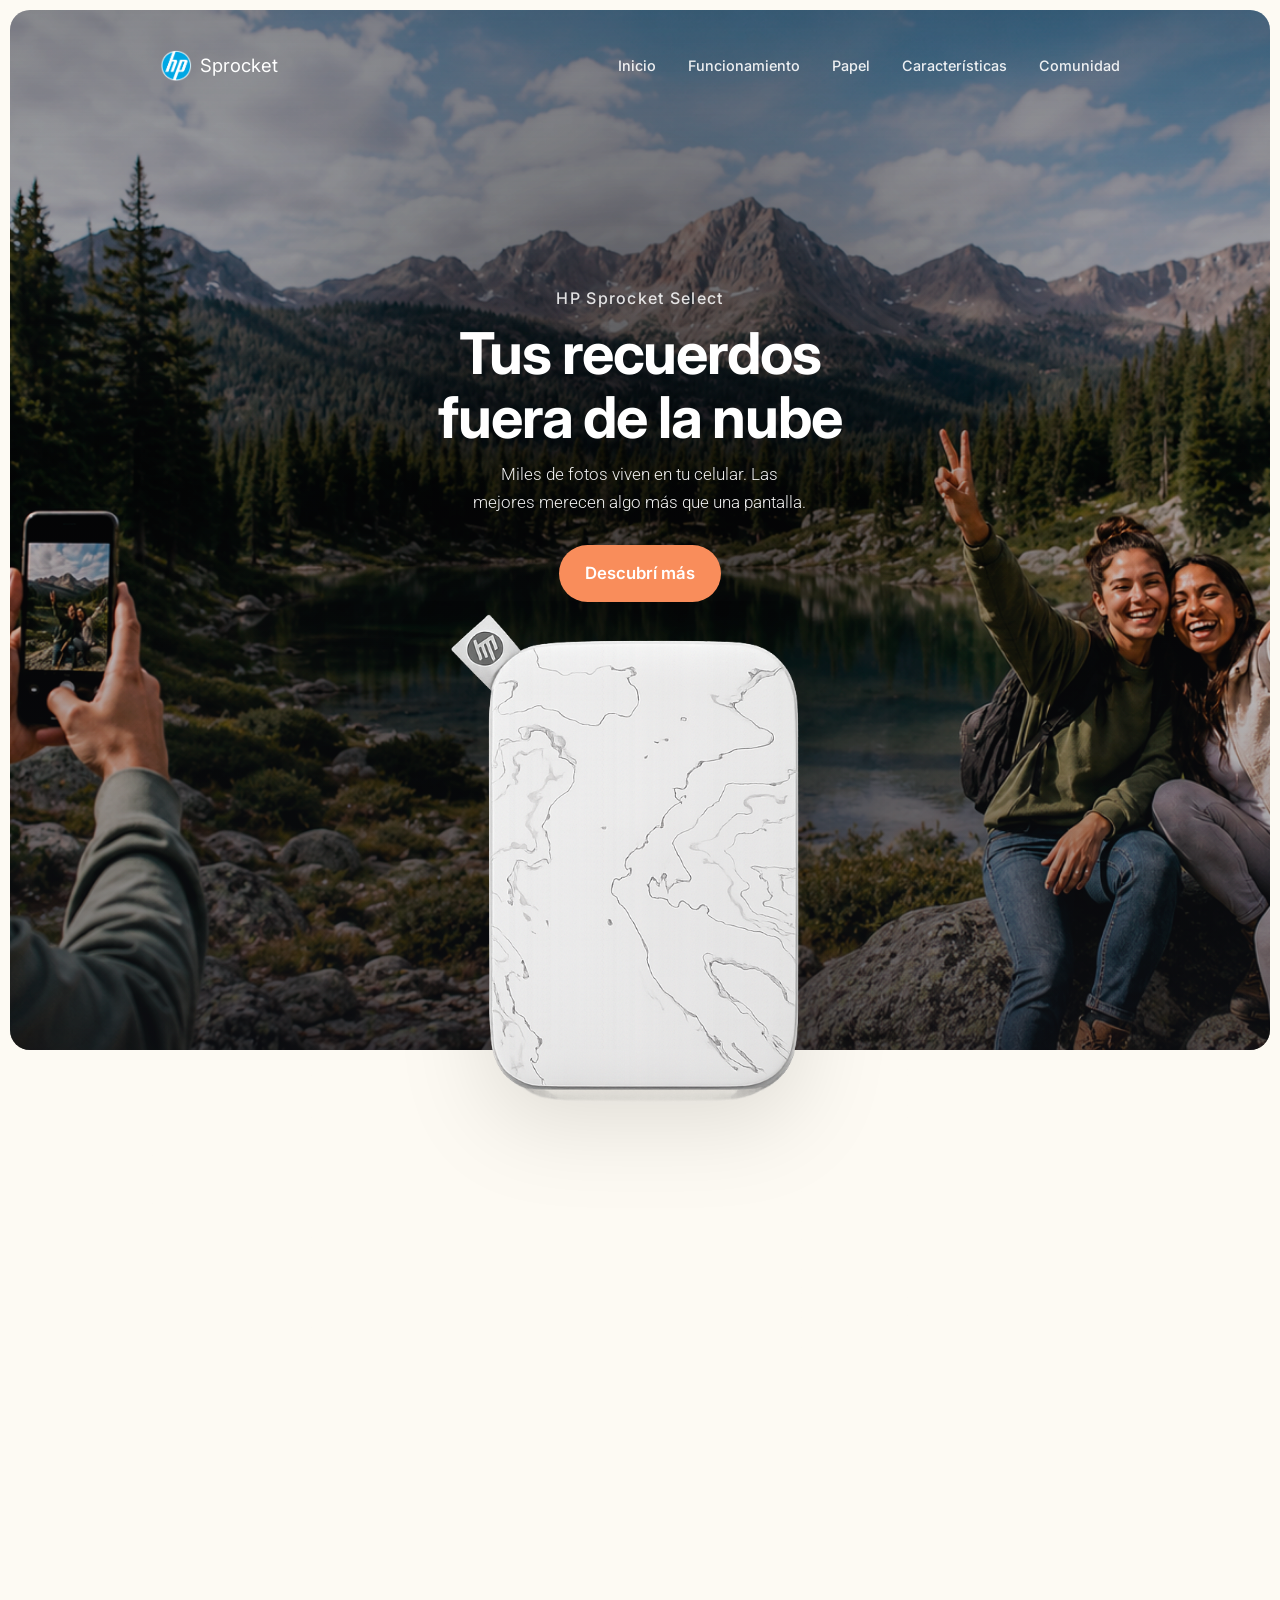
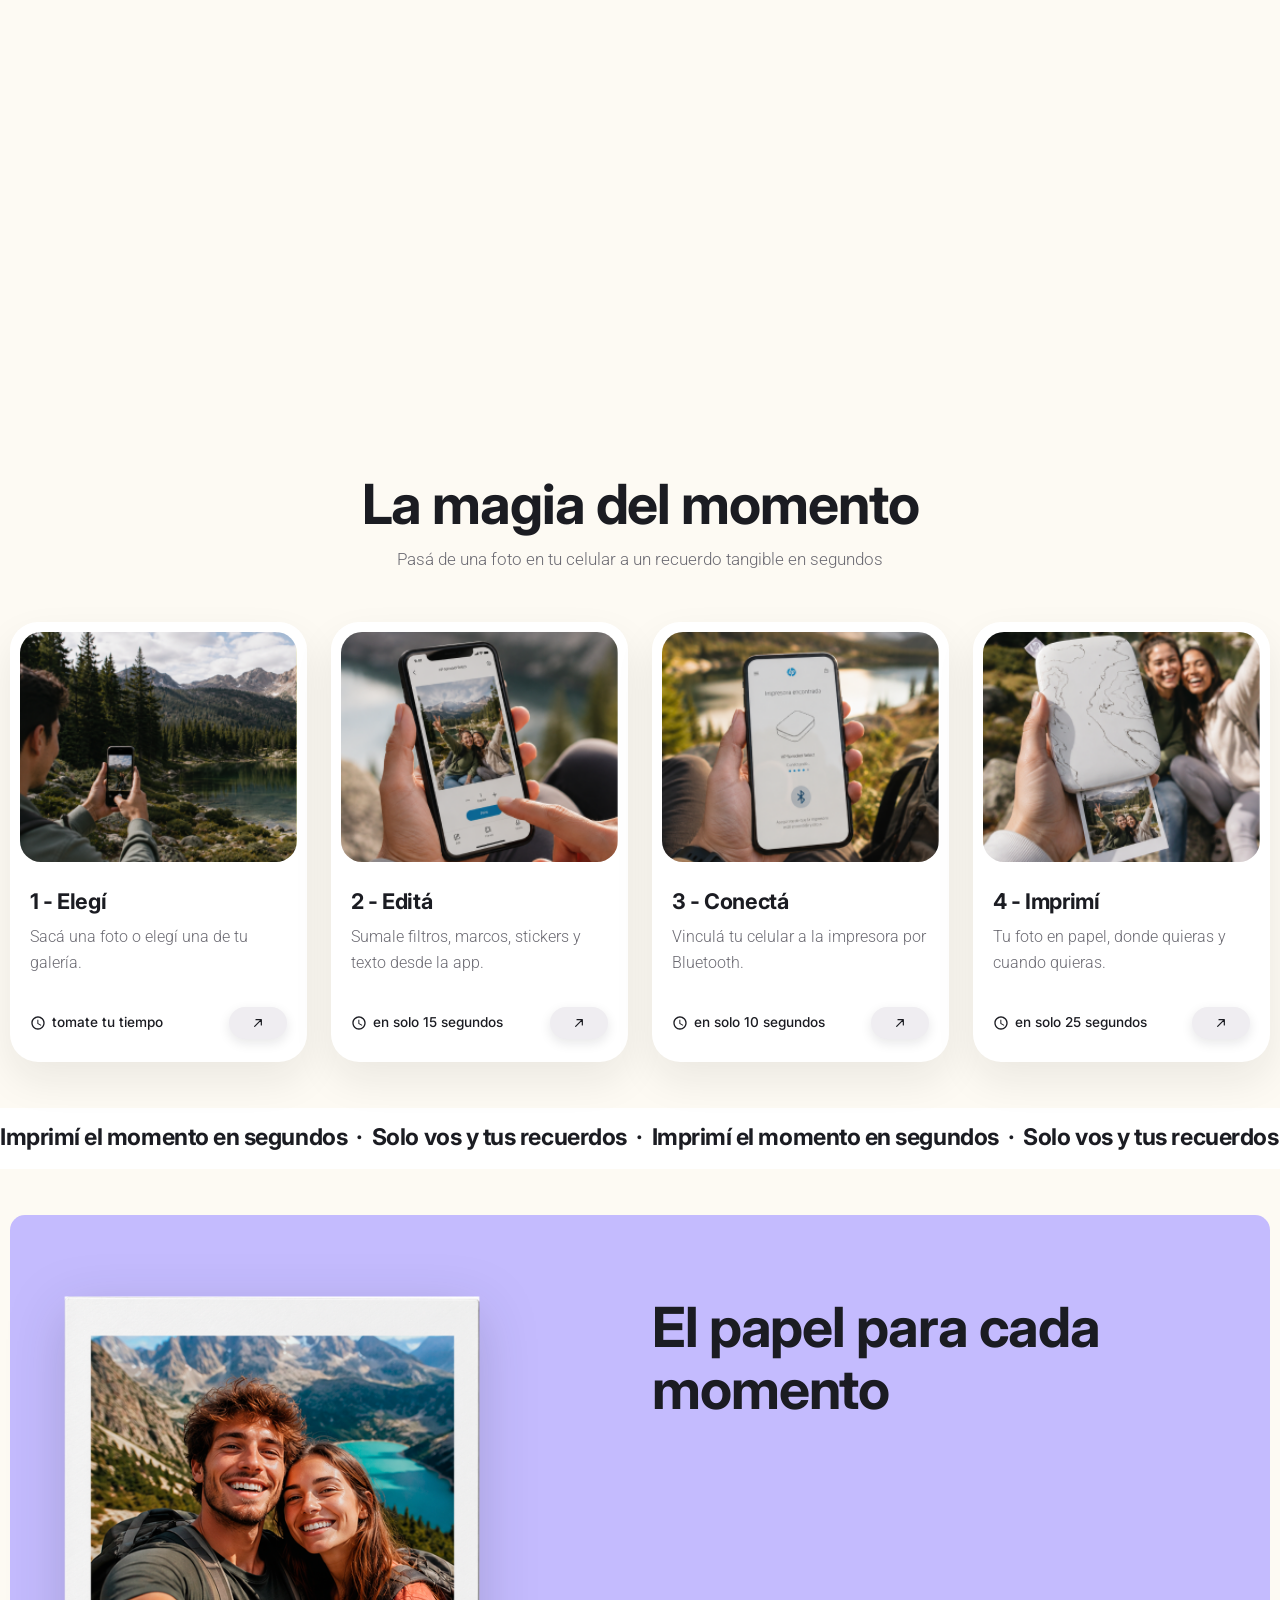
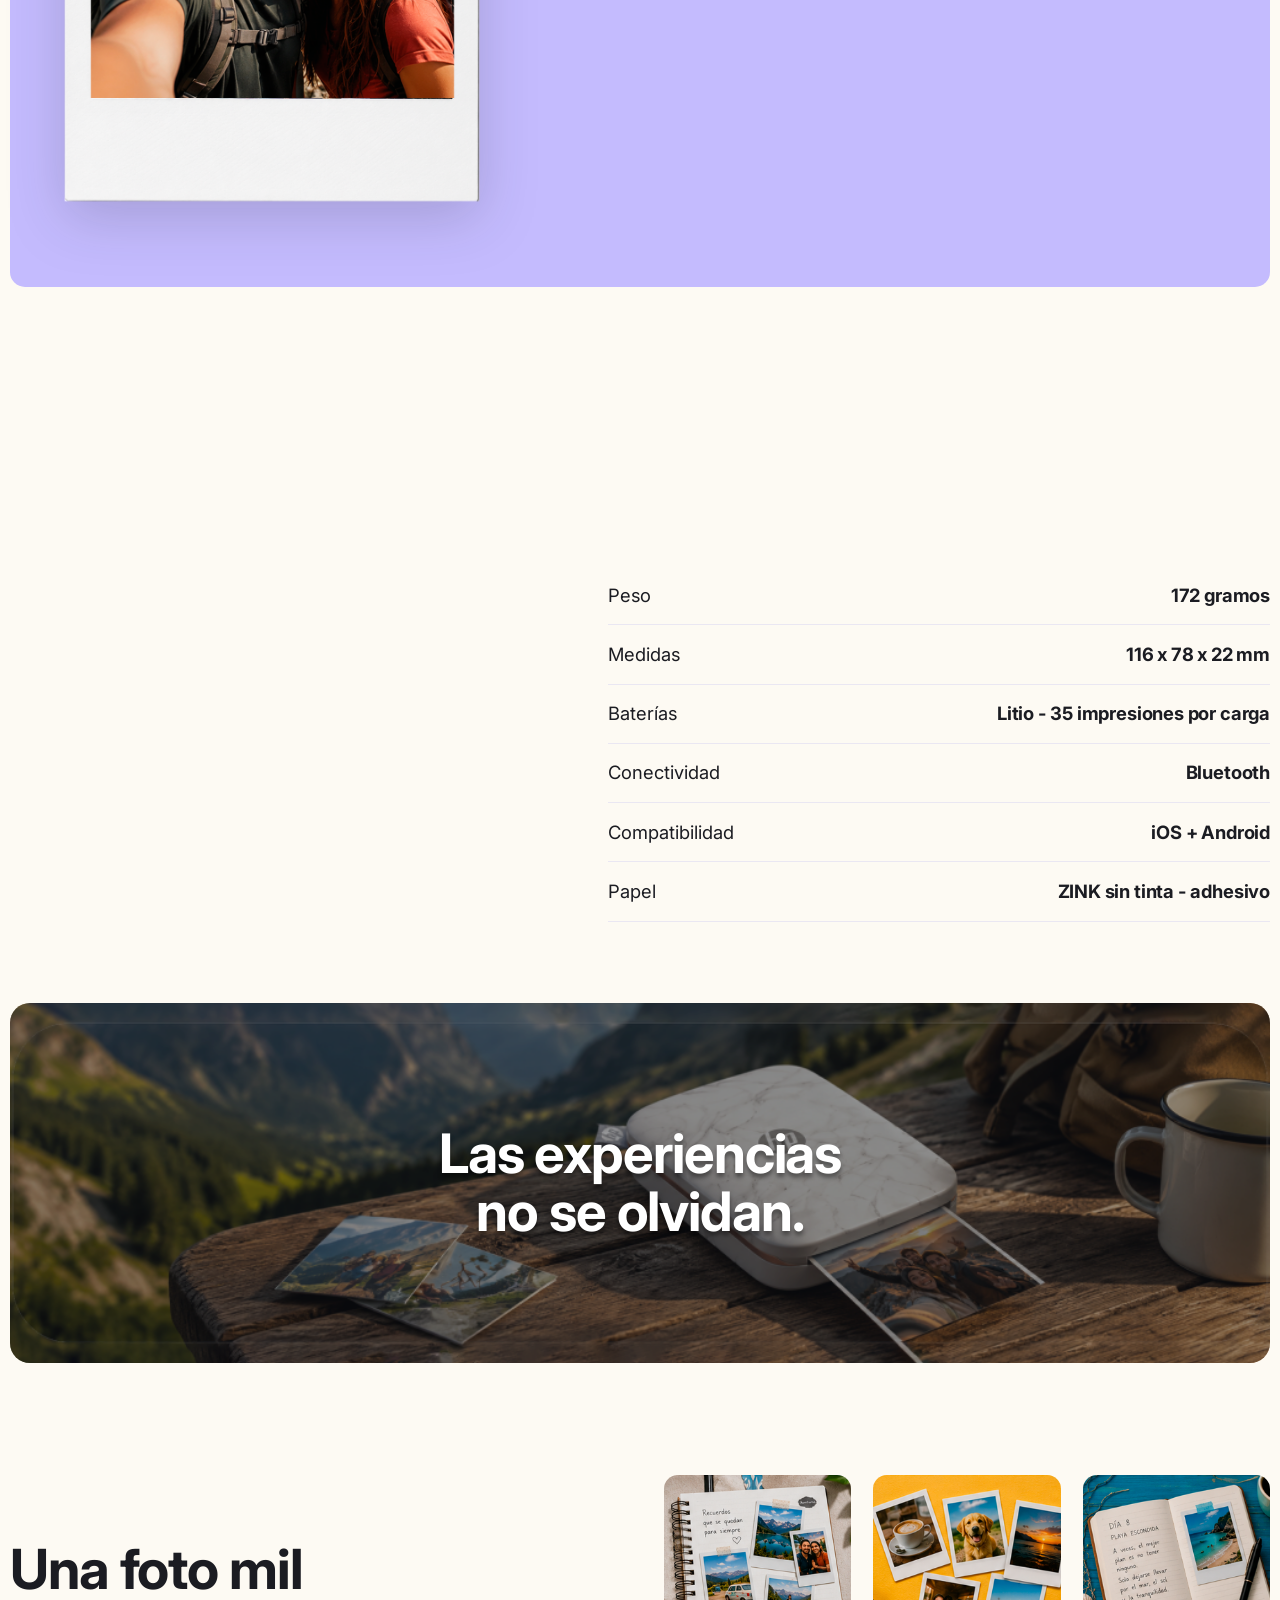
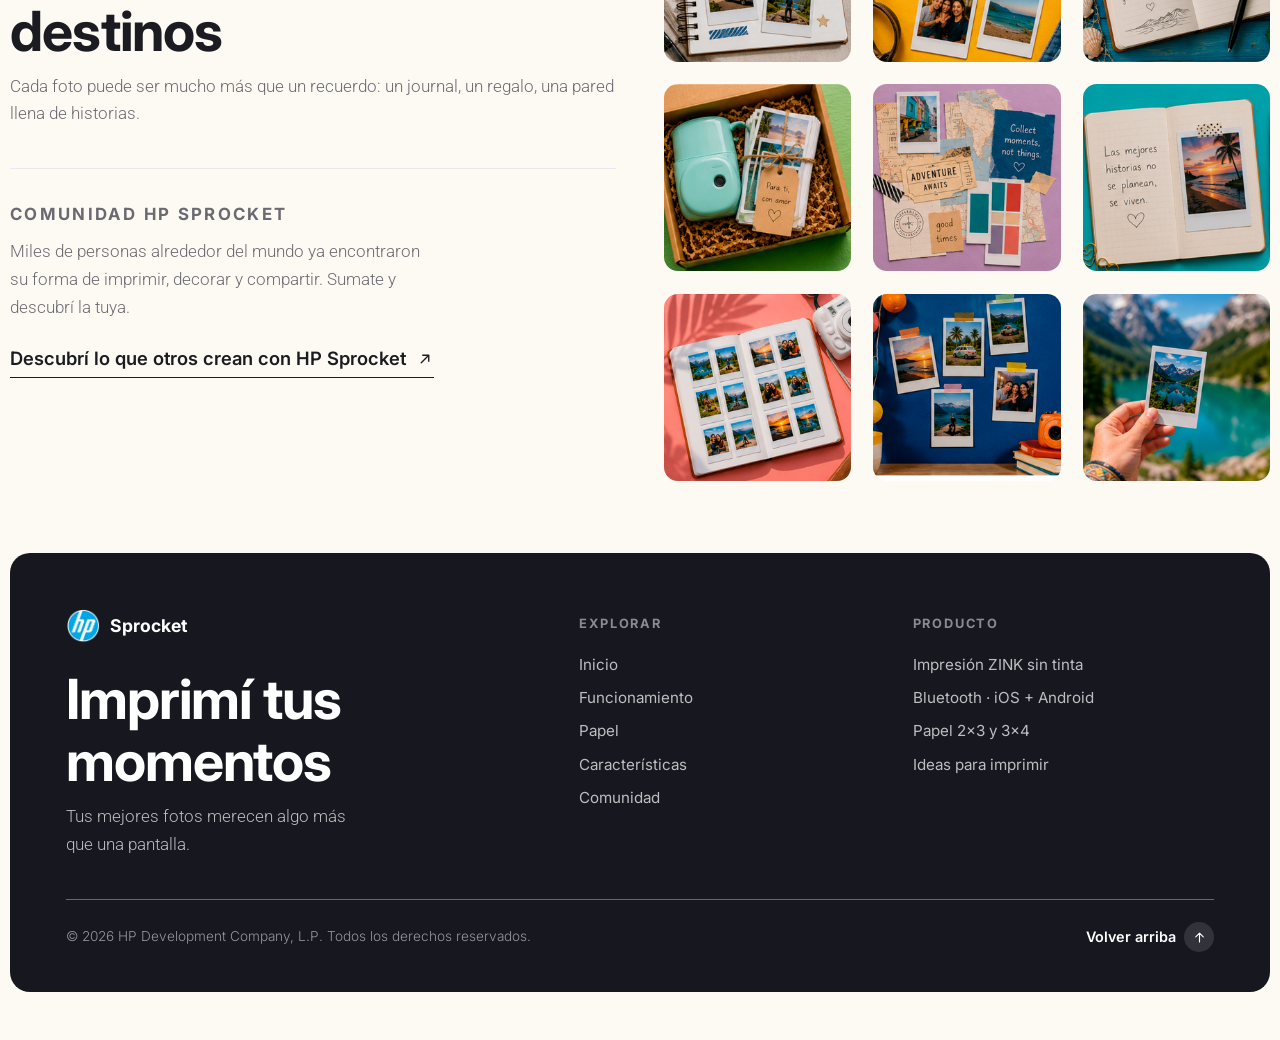
<file: index.html>
<!DOCTYPE html>
<html lang="es">
  <head>
    <meta charset="UTF-8" />
    <meta name="viewport" content="width=device-width, initial-scale=1.0" />
    <meta
      name="description"
      content="Landing page de HP Sprocket inspirada en el diseño de Figma: imprimí tus fotos favoritas al instante, dondequiera que estés."
    />
    <title>HP Sprocket | Tus recuerdos fuera de la nube</title>
    <link rel="preconnect" href="https://fonts.googleapis.com" />
    <link rel="preconnect" href="https://fonts.gstatic.com" crossorigin />
    <link
      href="https://fonts.googleapis.com/css2?family=Inter:wght@400;500;600;700;800&family=Roboto:wght@300;400&display=swap"
      rel="stylesheet"
    />
    <link rel="stylesheet" href="css/styles.css?v=135" />
    <script src="js/main.js?v=135" defer></script>
  </head>
  <body>
    <div class="page-shell">
      <header class="site-header">
        <div class="nav-bar">
          <a href="#inicio" class="brand">
            <img src="Assets/Logo_HP.png" alt="HP" class="brand-logo" />
            <span>Sprocket</span>
          </a>
          <nav class="site-nav" id="site-nav">
            <a href="#inicio">Inicio</a>
            <a href="#como-funciona">Funcionamiento</a>
            <a href="#papel">Papel</a>
            <a href="#caracteristicas">Características</a>
            <a href="#colores">Comunidad</a>
          </nav>
          <button class="nav-toggle" id="nav-toggle" type="button" aria-label="Abrir menú" aria-controls="site-nav" aria-expanded="false">
            <span></span>
            <span></span>
            <span></span>
          </button>
        </div>
      </header>

      <main>
        <section class="hero" id="inicio">
          <div class="hero-banner">
            <img src="Assets/figma-hero-banner.png" alt="Amigos fotografiando un paisaje de montaña con el celular" />
            <div class="hero-overlay"></div>
            <div class="hero-content">
              <p class="hero-eyebrow">HP Sprocket Select</p>
              <h1>Tus recuerdos <br />fuera de la nube</h1>
              <p class="hero-text">
                Miles de fotos viven en tu celular. Las <br />
                mejores merecen algo más que una pantalla.
              </p>
              <a href="#como-funciona" class="btn btn-primary">Descubrí más</a>
            </div>
          </div>
        </section>

        <section class="product-strip">
          <div class="print-scroll" data-print-scroll>
            <div class="print-sticky" data-print-stage>
              <!-- Intro superpuesta: la impresora imprime la polaroid y después
                   la "suelta" hacia el apilado mientras sube fuera de plano. -->
              <div class="print-intro">
                <div class="print-intro-inner">
                  <img class="print-printer-img" src="Assets/Impresora_sola.png" alt="Impresora HP Sprocket" />
                  <figure class="print-emerge" data-print-emerge>
                    <img src="Assets/imprime_polaroid.png" alt="Foto recién impresa" />
                  </figure>
                </div>
              </div>
              <div class="container print-stage">
                <div class="print-columns">
                  <div class="print-stack">
                    <!-- Marcador invisible: define dónde aterriza la polaroid
                         que imprime la impresora (misma foto, no se duplica). -->
                    <figure class="print-stack-photo" data-stack="0" aria-hidden="true">
                      <img src="Assets/imprime_polaroid.png" alt="" />
                    </figure>
                    <figure class="print-stack-photo" data-stack="1">
                      <img src="Assets/Bluetooth-2.png" alt="Conectando la impresora al celular por Bluetooth" />
                    </figure>
                    <figure class="print-stack-photo" data-stack="2">
                      <img src="Assets/Portatil-2.png" alt="Impresora HP Sprocket guardada en una cartera" />
                    </figure>
                  </div>
                  <div class="print-features">
                    <article class="print-feature" data-feature="0">
                      <span class="icon-badge icon-badge-purple">
                        <svg class="drop-icon" viewBox="0 0 24 24" fill="none" xmlns="http://www.w3.org/2000/svg" aria-hidden="true">
                          <path d="M13 2 4 14h6l-1 8 9-12h-6l1-8Z" stroke="currentColor" stroke-width="1.8" stroke-linecap="round" stroke-linejoin="round" />
                        </svg>
                      </span>
                      <div class="feature-text">
                        <h3>ZINK</h3>
                        <p>Imprimí sin cartuchos ni complicaciones.</p>
                      </div>
                    </article>
                    <article class="print-feature" data-feature="1">
                      <span class="icon-badge icon-badge-peach">
                        <svg class="drop-icon" viewBox="0 0 24 24" fill="none" xmlns="http://www.w3.org/2000/svg" aria-hidden="true">
                          <path d="m7 7 10 10-5 5V2l5 5L7 17" stroke="currentColor" stroke-width="1.8" stroke-linecap="round" stroke-linejoin="round" />
                        </svg>
                      </span>
                      <div class="feature-text">
                        <h3>Bluetooth</h3>
                        <p>Conexión rápida y simple <br />desde tu celular.</p>
                      </div>
                    </article>
                    <article class="print-feature" data-feature="2">
                      <span class="icon-badge icon-badge-yellow">
                        <svg class="drop-icon" viewBox="0 0 24 24" fill="none" xmlns="http://www.w3.org/2000/svg" aria-hidden="true">
                          <path d="M9 8V6a3 3 0 0 1 3-3v0a3 3 0 0 1 3 3v2" stroke="currentColor" stroke-width="1.8" stroke-linecap="round" stroke-linejoin="round" />
                          <path d="M5 10a2 2 0 0 1 2-2h10a2 2 0 0 1 2 2v9a2 2 0 0 1-2 2H7a2 2 0 0 1-2-2z" stroke="currentColor" stroke-width="1.8" stroke-linecap="round" stroke-linejoin="round" />
                          <path d="M9 12v2M15 12v2" stroke="currentColor" stroke-width="1.8" stroke-linecap="round" stroke-linejoin="round" />
                        </svg>
                      </span>
                      <div class="feature-text">
                        <h3>Portátil</h3>
                        <p>Llevá tus recuerdos a <br />cualquier parte, sin cables.</p>
                      </div>
                    </article>
                  </div>
                </div>
              </div>
            </div>
          </div>
        </section>

        <section class="how-it-works" id="como-funciona">
          <div class="container">
            <div class="how-it-works-shell">
              <div class="section-heading reveal">
                <h2>La magia del momento</h2>
                <p>Pasá de una foto en tu celular a un recuerdo tangible en segundos</p>
              </div>
              <div class="step-grid reveal-group">
                <article class="step-card reveal-item">
                  <div class="step-photo">
                    <img src="Assets/figma-paso-01-elegi.png" alt="Eligiendo una foto para imprimir" />
                  </div>
                  <h3>1 - Elegí</h3>
                  <p>Sacá una foto o elegí una de tu galería.</p>
                  <div class="step-meta">
                    <span class="step-time">tomate tu tiempo</span>
                    <span class="step-arrow" aria-hidden="true">
                      <svg viewBox="0 0 24 24" fill="none" xmlns="http://www.w3.org/2000/svg">
                        <path d="M7 17L17 7M17 7H9M17 7V15" stroke="currentColor" stroke-width="1.8" stroke-linecap="round" stroke-linejoin="round" />
                      </svg>
                    </span>
                  </div>
                </article>
                <article class="step-card reveal-item">
                  <div class="step-photo">
                    <img src="Assets/figma-paso-02-edita.png" alt="Editando una foto en la app de HP Sprocket" />
                  </div>
                  <h3>2 - Editá</h3>
                  <p>Sumale filtros, marcos, stickers y texto desde la app.</p>
                  <div class="step-meta">
                    <span class="step-time">en solo 15 segundos</span>
                    <span class="step-arrow" aria-hidden="true">
                      <svg viewBox="0 0 24 24" fill="none" xmlns="http://www.w3.org/2000/svg">
                        <path d="M7 17L17 7M17 7H9M17 7V15" stroke="currentColor" stroke-width="1.8" stroke-linecap="round" stroke-linejoin="round" />
                      </svg>
                    </span>
                  </div>
                </article>
                <article class="step-card reveal-item">
                  <div class="step-photo">
                    <img src="Assets/figma-paso-03-conecta.png" alt="Conectando el celular a la impresora por Bluetooth" />
                  </div>
                  <h3>3 - Conectá</h3>
                  <p>Vinculá tu celular a la impresora por Bluetooth.</p>
                  <div class="step-meta">
                    <span class="step-time">en solo 10 segundos</span>
                    <span class="step-arrow" aria-hidden="true">
                      <svg viewBox="0 0 24 24" fill="none" xmlns="http://www.w3.org/2000/svg">
                        <path d="M7 17L17 7M17 7H9M17 7V15" stroke="currentColor" stroke-width="1.8" stroke-linecap="round" stroke-linejoin="round" />
                      </svg>
                    </span>
                  </div>
                </article>
                <article class="step-card reveal-item">
                  <div class="step-photo">
                    <img src="Assets/figma-paso-04-imprimi.png" alt="Foto saliendo de la impresora HP Sprocket" />
                  </div>
                  <h3>4 - Imprimí</h3>
                  <p>Tu foto en papel, donde quieras y cuando quieras.</p>
                  <div class="step-meta">
                    <span class="step-time">en solo 25 segundos</span>
                    <span class="step-arrow" aria-hidden="true">
                      <svg viewBox="0 0 24 24" fill="none" xmlns="http://www.w3.org/2000/svg">
                        <path d="M7 17L17 7M17 7H9M17 7V15" stroke="currentColor" stroke-width="1.8" stroke-linecap="round" stroke-linejoin="round" />
                      </svg>
                    </span>
                  </div>
                </article>
              </div>
            </div>
          </div>
        </section>

        <div class="marquee">
          <div class="marquee-track">
            <span>Imprimí el momento en segundos &nbsp;·&nbsp; Solo vos y tus recuerdos &nbsp;·&nbsp; Imprimí el momento en segundos &nbsp;·&nbsp; Solo vos y tus recuerdos &nbsp;·&nbsp;</span>
            <span aria-hidden="true">Imprimí el momento en segundos &nbsp;·&nbsp; Solo vos y tus recuerdos &nbsp;·&nbsp; Imprimí el momento en segundos &nbsp;·&nbsp; Solo vos y tus recuerdos &nbsp;·&nbsp;</span>
          </div>
        </div>

        <section class="paper-section" id="papel">
          <div class="container">
            <div class="paper-shell">
              <div class="paper-grid">
            <div class="paper-visual reveal">
              <!-- Una sola polaroid grande: las fotos (todas con el mismo marco
                   pintado en el PNG) se funden entre sí, como si cambiara solo
                   la imagen interna. -->
              <div class="polaroid-stack stack-carousel" data-autoplay>
                <figure class="polaroid" data-pos="0">
                  <img src="Assets/SELFI-POLAROID.png" alt="Selfie al atardecer en la montaña" />
                </figure>
                <figure class="polaroid" data-pos="1">
                  <img src="Assets/SELFI-POLAROID-2.png" alt="Pareja sonriendo frente a un lago de montaña" />
                </figure>
                <figure class="polaroid" data-pos="2">
                  <img src="Assets/SELFI-POLAROID-3.png" alt="Amigas al atardecer frente al mar" />
                </figure>
                <figure class="polaroid" data-pos="3">
                  <img src="Assets/SELFI-POLAROID-4.png" alt="Amigas haciendo la seña de paz en la montaña" />
                </figure>
              </div>
            </div>
            <div class="paper-copy">
              <h2 class="reveal">El papel para cada momento</h2>
              <p class="reveal">Elegí el tamaño que mejor acompañe tus ideas y recuerdos.</p>
              <div class="paper-cards reveal-group">
                <div class="paper-card reveal-item">
                  <span class="paper-tag">2x3</span>
                  <h3>Adhesivo</h3>
                  <p>Pequeño, adhesivo para journals, agendas y stickers.</p>
                </div>
                <div class="paper-card reveal-item">
                  <span class="paper-tag">3x4</span>
                  <h3>Fotográfico</h3>
                  <p>Más espacio para retratos, paisajes y fotos grupales.</p>
                </div>
              </div>
            </div>
              </div>
            </div>
          </div>
        </section>

        <section class="specs" id="caracteristicas">
          <div class="container specs-grid">
            <div class="specs-heading">
              <h2 class="reveal">Todo en un cuerpo <br />compacto</h2>
              <p class="specs-intro reveal">Cada detalle pensado para que quepa en tu bolsillo y esté siempre lista.</p>
              <p class="specs-swipe-hint" aria-hidden="true">
                Deslizá para ver las características
                <svg viewBox="0 0 24 24" fill="none" xmlns="http://www.w3.org/2000/svg">
                  <path d="M5 12h14M13 6l6 6-6 6" stroke="currentColor" stroke-width="1.8" stroke-linecap="round" stroke-linejoin="round" />
                </svg>
              </p>
            </div>
            <div class="specs-swipe">
            <div class="specs-visual reveal">
              <div class="image-carousel stack-carousel">
                <figure class="image-card" data-pos="0">
                  <img src="Assets/vista 1.png" alt="Impresora HP Sprocket, vista en ángulo" />
                </figure>
                <figure class="image-card" data-pos="1">
                  <img src="Assets/vista 2.png" alt="Impresora HP Sprocket, vista frontal" />
                </figure>
                <figure class="image-card" data-pos="2">
                  <img src="Assets/vista 3.png" alt="Impresora HP Sprocket, vista trasera" />
                </figure>
                <figure class="image-card" data-pos="3">
                  <img src="Assets/vista 4.png" alt="Impresora HP Sprocket, vista de perfil" />
                </figure>
                <button class="carousel-arrow carousel-arrow-prev" type="button" aria-label="Vista anterior" data-carousel-prev>
                  <svg viewBox="0 0 24 24" fill="none" xmlns="http://www.w3.org/2000/svg" aria-hidden="true">
                    <path d="M15 6l-6 6 6 6" stroke="currentColor" stroke-width="1.8" stroke-linecap="round" stroke-linejoin="round" />
                  </svg>
                </button>
                <button class="carousel-arrow carousel-arrow-next" type="button" aria-label="Vista siguiente" data-carousel-next>
                  <svg viewBox="0 0 24 24" fill="none" xmlns="http://www.w3.org/2000/svg" aria-hidden="true">
                    <path d="M9 6l6 6-6 6" stroke="currentColor" stroke-width="1.8" stroke-linecap="round" stroke-linejoin="round" />
                  </svg>
                </button>
              </div>
            </div>
            <div class="specs-copy">
              <dl class="specs-table reveal-group">
                <div class="specs-row reveal-item">
                  <dt>Peso</dt>
                  <dd>172 gramos</dd>
                </div>
                <div class="specs-row reveal-item">
                  <dt>Medidas</dt>
                  <dd>116 x 78 x 22 mm</dd>
                </div>
                <div class="specs-row reveal-item">
                  <dt>Baterías</dt>
                  <dd>Litio - 35 impresiones por carga</dd>
                </div>
                <div class="specs-row reveal-item">
                  <dt>Conectividad</dt>
                  <dd>Bluetooth</dd>
                </div>
                <div class="specs-row reveal-item">
                  <dt>Compatibilidad</dt>
                  <dd>iOS + Android</dd>
                </div>
                <div class="specs-row reveal-item">
                  <dt>Papel</dt>
                  <dd>ZINK sin tinta - adhesivo</dd>
                </div>
              </dl>
            </div>
            </div>
          </div>
        </section>

        <section class="quote-banner">
          <div class="container">
            <div class="quote-box">
              <img src="Assets/figma-banner-experiencias.png" alt="Momento cálido al aire libre junto a la impresora HP Sprocket" />
              <div class="quote-overlay"></div>
              <p class="quote-text reveal">Las experiencias<br />no se olvidan.</p>
            </div>
          </div>
        </section>

        <section class="colors" id="colores">
          <div class="container">
            <div class="colors-grid">
              <div class="colors-copy">
                <h2 class="reveal">Una foto mil <br />destinos</h2>
                <p class="reveal">Cada foto puede ser mucho más que un recuerdo: un journal, un regalo, una pared llena de historias.</p>

                <div class="community-cta reveal">
                  <p class="community-eyebrow">Comunidad HP Sprocket</p>
                  <p class="community-text">
                    Miles de personas alrededor del mundo ya encontraron su forma de imprimir, decorar y compartir. Sumate y descubrí la tuya.
                  </p>
                  <a href="#contacto" class="community-link">
                    Descubrí lo que otros crean con HP Sprocket
                    <span class="community-arrow" aria-hidden="true">
                      <svg viewBox="0 0 24 24" fill="none" xmlns="http://www.w3.org/2000/svg">
                        <path d="M7 17L17 7M17 7H9M17 7V15" stroke="currentColor" stroke-width="1.8" stroke-linecap="round" stroke-linejoin="round" />
                      </svg>
                    </span>
                  </a>
                </div>
              </div>
              <div class="swatch-grid reveal-group">
                <span class="swatch reveal-item">
                  <img src="Assets/Scrapbook.png" alt="Página de scrapbook con fotos de un viaje" />
                </span>
                <span class="swatch reveal-item">
                  <img src="Assets/Fotos del dia a dia.png" alt="Fotos instantáneas de momentos cotidianos" />
                </span>
                <span class="swatch reveal-item">
                  <img src="Assets/Journals de viaje.png" alt="Journal de viaje con una foto pegada" />
                </span>
                <span class="swatch reveal-item">
                  <img src="Assets/Regalos personalizados.png" alt="Caja de regalo personalizada con fotos impresas" />
                </span>
                <span class="swatch reveal-item">
                  <img src="Assets/Moodboard.png" alt="Moodboard de inspiración para un viaje" />
                </span>
                <span class="swatch reveal-item">
                  <img src="Assets/Historias que quedan.png" alt="Journal con una frase y una foto de playa" />
                </span>
                <span class="swatch reveal-item">
                  <img src="Assets/Albunes.png" alt="Álbum de fotos con impresiones instantáneas" />
                </span>
                <span class="swatch reveal-item">
                  <img src="Assets/Decoracion.png" alt="Fotos instantáneas usadas como decoración de pared" />
                </span>
                <span class="swatch reveal-item">
                  <img src="Assets/Recuerdos de viaje.png" alt="Mano sosteniendo una foto instantánea frente a un paisaje" />
                </span>
              </div>
            </div>
          </div>
        </section>

      </main>

      <footer class="site-footer" id="contacto">
        <div class="footer-box">
          <div class="footer-main">
            <div class="footer-cta">
              <span class="footer-logo">
                <img class="footer-logo-mark" src="Assets/Logo_HP.png" alt="HP" />
                <span class="footer-logo-text">Sprocket</span>
              </span>
              <h2 class="reveal">Imprimí tus <br />momentos</h2>
              <p class="reveal">Tus mejores fotos merecen algo más que una pantalla.</p>
            </div>
            <div class="footer-columns">
              <nav class="footer-col" aria-label="Secciones de la página">
                <h3>Explorar</h3>
                <a href="#inicio">Inicio</a>
                <a href="#como-funciona">Funcionamiento</a>
                <a href="#papel">Papel</a>
                <a href="#caracteristicas">Características</a>
                <a href="#colores">Comunidad</a>
              </nav>
              <nav class="footer-col" aria-label="Sobre el producto">
                <h3>Producto</h3>
                <a href="#caracteristicas">Impresión ZINK sin tinta</a>
                <a href="#caracteristicas">Bluetooth · iOS + Android</a>
                <a href="#papel">Papel 2x3 y 3x4</a>
                <a href="#colores">Ideas para imprimir</a>
              </nav>
            </div>
          </div>
          <div class="footer-divider"></div>
          <div class="footer-bottom">
            <p>© <span data-year>2026</span> HP Development Company, L.P. Todos los derechos reservados.</p>
            <a href="#inicio" class="footer-top">
              Volver arriba
              <span class="footer-top-arrow" aria-hidden="true">
                <svg viewBox="0 0 24 24" fill="none" xmlns="http://www.w3.org/2000/svg">
                  <path d="M12 19V5M12 5l-6 6M12 5l6 6" stroke="currentColor" stroke-width="1.8" stroke-linecap="round" stroke-linejoin="round" />
                </svg>
              </span>
            </a>
          </div>
        </div>
      </footer>
    </div>
  </body>
</html>
</file>
<file: css/styles.css>
:root {
  /* ===== Paleta HP Sprocket v3 — RGB pastel, acotada a amarillo / verde / durazno =====
     Reutilizable en cualquier landing del ecosistema HP Sprocket.
     Paleta limitada a propósito a estos 3 tonos (+ neutros) para mayor coherencia. */

  /* Color primario — casi negro azulado, ancla de marca (texto, headers oscuros) */
  --color-primary: #16171f;
  --color-primary-dark: #0a0a10;

  /* Color secundario — verde salvia, moderno/tecnológico (tags, fondos secundarios) */
  --color-secondary: #969d69;
  --color-secondary-dark: #7d8456;

  /* Color de acento — amarillo cálido, vívido y cercano (CTAs, hover, elementos interactivos) */
  --color-accent: #fbdfa2;
  --color-accent-dark: #f0c97e;

  /* Naranja — usado en el CTA del hero */
  --color-orange: #f98d5b;
  --color-orange-dark: #f2793d;

  /* Lavanda — fondo de la sección "papel" (referencia Figma) */
  --color-lavender: #c4bbfe;

  /* Gris claro — pastillas de metadatos (10 s, 2x3, 3x4) */
  --color-tag-gray: #d9d9d9;

  /* Pasteles — badges de íconos ZINK / Bluetooth / Portátil */
  --color-badge-purple: #c4bbfe;
  --color-badge-peach: #fce2d2;
  --color-badge-yellow: #fbecc2;

  /* Fondo principal */
  --color-bg: #fdfaf3; /* blanco cálido, alto contraste con el texto */
  --color-surface: #ffffff; /* cards neutras */

  /* Fondos secundarios — mosaico limitado a amarillo / verde / crema */
  --color-surface-tint: #d2e2d4; /* verde salvia */
  --color-surface-peach: #f3e2c6; /* crema */
  --color-surface-yellow: #fbdfa2; /* amarillo suave */

  /* Texto */
  --color-text: #1b1c22; /* texto principal, alto contraste sobre fondos claros */
  --color-muted: #6b6a72; /* texto secundario */

  /* Bordes / interactivos */
  --color-border: #eae7f2;
  --color-interactive: var(--color-accent);

  /* Texto sobre fondos oscuros (primary) */
  --color-on-dark: #ffffff;
  --color-on-dark-muted: rgba(255, 255, 255, 0.72);

  /* Alto del hero adaptable: 1040px es el diseño original (pensado para
     monitores de ~900px de alto); en notebooks más bajas se achica junto
     con la pantalla para que nada quede desproporcionado. */
  --hero-h: min(1040px, calc(100vh + 140px));

  --radius-lg: 40px;
  --radius-md: 24px;
  --radius-sm: 14px;

  /* Sombras de cards: casi imperceptible en reposo, se acentúa apenas en hover */
  --shadow-sm: 0 1px 4px rgba(22, 23, 31, 0.05);
  --shadow: 0 16px 32px rgba(22, 23, 31, 0.1);
}

* {
  box-sizing: border-box;
  margin: 0;
  padding: 0;
}

html {
  scroll-behavior: smooth;
  overflow-x: hidden;
}

section[id] {
  scroll-margin-top: 100px;
}

body {
  font-family: "Inter", "Segoe UI", Arial, sans-serif;
  line-height: 1.6;
  color: var(--color-text);
  background: var(--color-bg);
}

img {
  width: 100%;
  display: block;
}

a {
  color: inherit;
  text-decoration: none;
}

.container {
  width: min(1280px, calc(100% - 20px));
  margin: 0 auto;
}

/* Todas las secciones (y el footer) reparten el mismo espacio vertical:
   cada una aporta 46px arriba y abajo, así la distancia entre bloques
   consecutivos es siempre la misma (92px). */
section {
  padding: 46px 0;
}

.site-footer {
  padding: 46px 0 3rem;
}

h1,
h2,
h3 {
  font-weight: 700;
  line-height: 1.12;
  letter-spacing: -0.02em;
  margin-bottom: 0.7rem;
}

h1 {
  font-size: clamp(2.16rem, 4.5vw, 4.05rem);
}

/* H2/H3 un 20% más grandes que la escala original (el H1 del hero queda
   como estaba, a pedido). */
h2 {
  font-size: clamp(2.16rem, 4.32vw, 3.67rem);
}

h3 {
  font-size: 1.73rem;
}

p {
  font-family: "Roboto", "Inter", sans-serif;
  font-weight: 300;
  font-size: 1.15rem;
}

/* "Bajada": copy directo bajo un título de sección (H1/H2), reducida en la misma
   proporción que los títulos para conservar la relación visual entre ambos. */
.hero-text,
.section-heading p,
.paper-copy p,
.specs-intro,
.colors-copy p,
.footer-cta p {
  font-size: 1.05rem;
  line-height: 1.65;
}

.eyebrow {
  display: inline-block;
  margin-bottom: 0.8rem;
  font-family: "Inter", sans-serif;
  color: var(--color-text);
  font-size: 0.9rem;
  font-weight: 800;
  letter-spacing: 0.18em;
  text-transform: uppercase;
}

.btn {
  display: inline-block;
  padding: 0.95rem 1.6rem;
  border-radius: 999px;
  font-family: "Inter", sans-serif;
  font-weight: 600;
  font-size: 1.05rem;
  transition: transform 0.2s ease, background 0.2s ease;
}

.btn:hover {
  transform: translateY(-2px);
}

.btn-primary {
  background: var(--color-orange);
  color: #fff;
}

.btn-primary:hover {
  background: var(--color-orange-dark);
}

/* Animaciones de entrada al hacer scroll (títulos, bajadas y cards) */

.reveal,
.reveal-item {
  opacity: 0;
  /* Se usa la propiedad "translate" (independiente de "transform") a propósito:
     así esta animación de entrada no pisa las transiciones de "transform" que
     ya tienen las cards para su efecto hover (translateY al pasar el mouse). */
  translate: 0 46px;
  transition: opacity 0.75s cubic-bezier(0.16, 1, 0.3, 1), translate 0.75s cubic-bezier(0.16, 1, 0.3, 1);
  will-change: opacity, translate;
}

.reveal.is-visible,
.reveal-item.is-visible {
  opacity: 1;
  translate: 0 0;
}

@media (prefers-reduced-motion: reduce) {
  .reveal,
  .reveal-item {
    opacity: 1;
    translate: 0 0;
    transition: none;
  }
}

.brand:hover {
  opacity: 0.85;
}

.site-nav a:hover {
  opacity: 0.75;
}

/* Header */

.site-header {
  position: fixed;
  top: 1.5rem;
  left: 0;
  right: 0;
  z-index: 100;
  background: transparent;
  box-shadow: none;
  transition: top 0.3s ease, background 0.3s ease, backdrop-filter 0.3s ease, box-shadow 0.3s ease;
}

.site-header.is-scrolled {
  top: 0;
  background: rgba(255, 255, 255, 0.72);
  backdrop-filter: blur(16px);
  -webkit-backdrop-filter: blur(16px);
  box-shadow: 0 1px 0 rgba(0, 0, 0, 0.06);
}

.nav-bar {
  display: grid;
  grid-template-columns: 1fr auto 1fr;
  align-items: center;
  gap: 1.5rem;
  height: 84px;
  max-width: 1280px;
  margin: 0 auto;
  padding: 0 160px;
}

.brand {
  display: inline-flex;
  align-items: center;
  justify-self: start;
  gap: 0.5rem;
  font-family: "Inter", sans-serif;
  font-size: 1.15rem;
  font-weight: 700;
  color: #fff;
  transition: color 0.3s ease;
}

.site-header.is-scrolled .brand {
  color: var(--color-text);
}

.brand-logo {
  width: 32px;
  height: 32px;
  object-fit: contain;
}

.brand span {
  font-weight: 400;
}

.site-nav {
  display: flex;
  align-items: center;
  grid-column: 3;
  justify-self: end;
  gap: 2rem;
}

.site-nav a {
  font-family: "Inter", sans-serif;
  color: rgba(255, 255, 255, 0.9);
  font-weight: 500;
  font-size: 0.9rem;
  transition: color 0.3s ease;
}

.site-header.is-scrolled .site-nav a {
  color: var(--color-muted);
}

.nav-toggle {
  display: none;
  grid-column: 3;
  justify-self: end;
  flex-direction: column;
  justify-content: center;
  gap: 5px;
  width: 32px;
  height: 32px;
  padding: 0;
  background: none;
  border: none;
  cursor: pointer;
}

.nav-toggle span {
  display: block;
  width: 100%;
  height: 2px;
  border-radius: 2px;
  background: #fff;
  transition: background 0.3s ease, transform 0.25s ease, opacity 0.25s ease;
}

.site-header.is-scrolled .nav-toggle span {
  background: var(--color-text);
}

.nav-toggle.is-open span:nth-child(1) {
  transform: translateY(7px) rotate(45deg);
}

.nav-toggle.is-open span:nth-child(2) {
  opacity: 0;
}

.nav-toggle.is-open span:nth-child(3) {
  transform: translateY(-7px) rotate(-45deg);
}

/* Hero */

.hero {
  padding: 10px 0 0;
}

.hero-banner {
  position: relative;
  margin: 0 10px;
  border-radius: 20px;
  overflow: hidden;
  /* Alto suficiente para que la foto de fondo abarque también la impresora
     que se monta encima; se adapta a monitores más bajos (notebooks). */
  min-height: var(--hero-h);
  display: flex;
  align-items: center;
  justify-content: center;
}

.hero-banner img {
  position: absolute;
  inset: 0;
  height: 100%;
  object-fit: cover;
  --hero-zoom: 1;
  transform: scale(var(--hero-zoom));
  will-change: transform;
}

@media (prefers-reduced-motion: reduce) {
  .hero-banner img {
    transform: none;
  }
}

.hero-overlay {
  position: absolute;
  inset: 0;
  background: linear-gradient(180deg, rgba(22, 23, 31, 0.4) 0%, rgba(22, 23, 31, 0.15) 45%, rgba(22, 23, 31, 0.5) 100%);
}

.hero-content {
  position: relative;
  text-align: center;
  color: #fff;
  padding: 3rem 1.5rem 10rem;
  max-width: 760px;
  /* Sube el bloque del título dentro del hero para dejar aire a la
     impresora (los breakpoints de tablet/mobile lo resetean). */
  translate: 0 -30px;
}

.hero-eyebrow {
  font-family: "Inter", sans-serif;
  font-size: 1rem;
  font-weight: 500;
  letter-spacing: 0.08em;
  opacity: 0.85;
  margin-bottom: 0.6rem;
}

.hero-content h1 {
  color: #fff;
  animation: hero-title-in 0.9s cubic-bezier(0.16, 1, 0.3, 1) both;
}

@keyframes hero-title-in {
  from {
    opacity: 0;
    translate: 0 30px;
  }
  to {
    opacity: 1;
    translate: 0 0;
  }
}

@media (prefers-reduced-motion: reduce) {
  .hero-content h1 {
    animation: none;
  }
}

.hero-text {
  color: #f2f2f2;
  margin-bottom: 1.8rem;
}

/* Product strip: una sola secuencia con scroll fijado. Fases:
   1) la impresora aparece e imprime la polaroid (clip-path progresivo),
   2) la polaroid "vuela" hasta la posición de la primera del apilado
      mientras la impresora sube y sale de plano,
   3) ZINK / Bluetooth / Portátil se suman en los scrolls siguientes. */

.product-strip {
  --polaroid-size: calc(clamp(336px, 90vw, 1170px) * 0.245);
  /* La impresora arranca montada sobre el hero. El hero creció 340px hacia
     abajo (700px → 1040px), así que el margen compensa ese corrimiento y
     además baja la impresora 175px en total (ajustes pedidos en iteraciones):
     -14rem - 340px + 175px = calc(-29rem + 75px). */
  position: relative;
  z-index: 2;
  /* La compensación es LA MITAD de lo que se achica el hero: el contenido
     del hero está centrado, así que el CTA sube la mitad del achique — con
     esto la impresora mantiene su distancia al CTA en cualquier pantalla.
     El +15px (antes +75px) la sube 60px, igual que el bloque del título. */
  margin-top: calc(-29rem + 15px + (1040px - var(--hero-h)) / 2);
  padding-top: 0;
  /* Nada acá es clickeable y la sección pisa el CTA del hero: que los
     clicks pasen de largo. */
  pointer-events: none;
}

.print-intro {
  position: absolute;
  inset: 0;
  display: flex;
  align-items: flex-start;
  justify-content: center;
  pointer-events: none;
  /* Debajo del apilado: la polaroid que vuela queda como la primera del
     mazo y las siguientes se apilan encima. */
  z-index: 1;
}

.print-intro-inner {
  position: relative;
  /* Impresora más grande, proporcional al alto de pantalla: así la
     composición se ve igual en un monitor grande y en una notebook. */
  --printer-w: min(90vw, calc((100vh - 84px) * 1.5), 1320px);
  width: var(--printer-w);
  margin-top: -20px;
}

.print-printer-img {
  position: relative;
  z-index: 2;
  width: var(--printer-w);
  /* El cuerpo del aparato está corrido a la izquierda dentro del PNG (2.2%);
     se compensa para que quede centrado en pantalla. */
  translate: calc(var(--printer-w) * 0.022) 0;
  filter: drop-shadow(0 30px 45px rgba(0, 0, 0, 0.12));
  transition: transform 0.9s cubic-bezier(0.22, 1, 0.36, 1);
}

/* Cuando la polaroid ya voló, la impresora sube y desaparece de plano. */
[data-stage="fly"] .print-printer-img,
[data-stage="1"] .print-printer-img,
[data-stage="2"] .print-printer-img,
[data-stage="3"] .print-printer-img {
  transform: translateY(calc(-100vh - 100%));
}

.print-emerge {
  position: absolute;
  /* Arranca metida detrás de la boca de la impresora (borde inferior del
     aparato a ~0.45 del ancho del PNG). */
  top: calc(var(--printer-w) * 0.38);
  left: 50%;
  translate: -50% 0;
  z-index: 1;
  /* El marco polaroid se dibuja con padding; al ser un elemento absoluto los
     porcentajes referirían al contenedor, así que se calculan sobre el ancho
     propio de la figura. */
  --emerge-w: calc(var(--printer-w) * 0.224);
  width: var(--emerge-w);
  margin: 0;
  background: #fff;
  padding: calc(var(--emerge-w) * 0.06) calc(var(--emerge-w) * 0.06) calc(var(--emerge-w) * 0.2);
  border-radius: 4px;
  box-shadow: var(--shadow);
  clip-path: inset(0 0 calc(100% - (100% * var(--print-progress, 0))) 0);
  transition: clip-path 0.05s linear, transform 0.9s cubic-bezier(0.22, 1, 0.36, 1), opacity 0.35s ease;
}

/* Vuelo tipo sticker: aterriza exactamente donde está la primera polaroid
   del apilado (las variables --fly-* las calcula el JS midiendo el layout). */
[data-stage="fly"] .print-emerge,
[data-stage="1"] .print-emerge,
[data-stage="2"] .print-emerge,
[data-stage="3"] .print-emerge {
  /* Inset negativo: el clip queda bien afuera del marco, así la polaroid
     rotada no pierde las puntas ni la sombra (con inset(0) el recorte al
     ras rasuraba las esquinas). */
  clip-path: inset(-35% -35% -35% -35%);
  transform: translate(var(--fly-x, 0px), var(--fly-y, 0px)) scale(var(--fly-s, 1)) rotate(-5deg);
}

/* La polaroid que voló queda como la primera del mazo: no se reemplaza. */

.print-emerge img {
  width: 100%;
  aspect-ratio: 1 / 1;
  object-fit: cover;
  display: block;
}

.print-scroll {
  position: relative;
  /* ~Una pantalla de scroll por fase: imprimir, vuelo de la polaroid,
     ZINK, Bluetooth y Portátil. */
  height: 520vh;
}

.print-sticky {
  position: sticky;
  top: 84px;
  /* Ocupa toda la pantalla bajo el header para que la composición quede
     centrada mientras el scroll está fijado. */
  height: calc(100vh - 84px);
  display: flex;
  align-items: center;
  justify-content: center;
  overflow: hidden;
}

.print-stage {
  position: relative;
  z-index: 2;
  width: 100%;
}

.print-columns {
  position: relative;
  display: grid;
  grid-template-columns: 1fr 1fr;
  align-items: center;
  gap: 3rem;
}

.print-stack {
  position: relative;
  /* 35% más grandes que la polaroid que imprime la impresora, a pedido
     (1.2 original, +25% y luego -10%). El segundo término las achica en
     monitores bajos SOLO lo justo para que el apilado entre en la
     pantalla fijada (100vh - header - un margen chico). */
  --stack-w: min(calc(var(--polaroid-size) * 1.35), calc((100vh - 144px) / 1.75));
  height: calc(var(--stack-w) * 1.75);
  display: flex;
  align-items: center;
  justify-content: center;
}

.print-stack-photo {
  position: absolute;
  width: var(--stack-w);
  margin: 0;
  background: #fff;
  padding: calc(var(--stack-w) * 0.06) calc(var(--stack-w) * 0.06) calc(var(--stack-w) * 0.2);
  /* Puntas apenas suavizadas, como una polaroid real. */
  border-radius: 3px;
  box-shadow: var(--shadow);
  opacity: 0;
  transform: scale(0.7) rotate(-10deg);
  transition: opacity 0.55s cubic-bezier(0.34, 1.56, 0.64, 1), transform 0.55s cubic-bezier(0.34, 1.56, 0.64, 1);
}

.print-stack-photo img {
  width: 100%;
  aspect-ratio: 1 / 1;
  object-fit: cover;
  display: block;
}

.print-stack-photo[data-stack="0"] {
  z-index: 1;
}

.print-stack-photo[data-stack="1"] {
  z-index: 2;
}

.print-stack-photo[data-stack="2"] {
  z-index: 3;
}

/* La figura data-stack="0" nunca se muestra: es la misma foto que imprime la
   impresora y esa polaroid ya aterriza acá volando. Queda como marcador
   invisible para que el JS mida el punto de aterrizaje. */

[data-stage="2"] .print-stack-photo[data-stack="1"],
[data-stage="3"] .print-stack-photo[data-stack="1"] {
  opacity: 1;
  transform: translate(48px, 26px) rotate(7deg) scale(0.98);
}

[data-stage="3"] .print-stack-photo[data-stack="2"] {
  opacity: 1;
  transform: translate(-42px, 58px) rotate(-8deg) scale(0.96);
}

.print-features {
  position: relative;
  min-height: 150px;
  text-align: left;
}

.print-feature {
  position: absolute;
  inset: 0;
  display: flex;
  align-items: center;
  /* Centrado en su columna: si queda pegado a la izquierda, todo el aire
     sobrante se acumula del lado derecho de la pantalla. */
  justify-content: center;
  gap: 1.25rem;
  opacity: 0;
  transform: translateY(16px);
  transition: opacity 0.5s ease, transform 0.5s ease;
}

[data-stage="1"] .print-feature[data-feature="0"] {
  opacity: 1;
  transform: none;
}

[data-stage="2"] .print-feature[data-feature="1"] {
  opacity: 1;
  transform: none;
}

[data-stage="3"] .print-feature[data-feature="2"] {
  opacity: 1;
  transform: none;
}

@media (prefers-reduced-motion: reduce) {
  .print-emerge {
    clip-path: none;
    transition: none;
  }

  .print-printer-img,
  .print-stack-photo,
  .print-feature {
    transition: none;
  }
}

/* Banda de texto continua */

.marquee {
  overflow: hidden;
  padding: 1.1rem 0;
  position: relative;
  z-index: 1;
  background: #fff;
}

.marquee-track {
  display: flex;
  width: max-content;
  animation: marquee-scroll 16s linear infinite;
}

.marquee-track span {
  display: inline-flex;
  align-items: center;
  font-family: "Inter", sans-serif;
  font-weight: 700;
  font-size: clamp(1.1rem, 1.8vw, 1.6rem);
  line-height: 1.12;
  letter-spacing: -0.02em;
  color: var(--color-text);
  white-space: nowrap;
  padding-right: 1.5rem;
}

@keyframes marquee-scroll {
  from {
    transform: translateX(0);
  }
  to {
    transform: translateX(-50%);
  }
}

@media (prefers-reduced-motion: reduce) {
  .marquee-track {
    animation: none;
  }
}

.icon-badge {
  display: inline-flex;
  align-items: center;
  justify-content: center;
  flex-shrink: 0;
  width: 92px;
  height: 92px;
  border-radius: var(--radius-sm);
}

.icon-badge-purple {
  background: var(--color-badge-purple);
}

.icon-badge-peach {
  background: var(--color-badge-peach);
}

.icon-badge-yellow {
  background: var(--color-badge-yellow);
}

.drop-icon {
  display: inline-block;
  width: 36px;
  height: 36px;
  color: var(--color-primary);
}

.feature-text {
  /* Ancho FIJO (no máximo): así las tres features miden exactamente lo
     mismo y el ícono no se corre de lugar cuando se intercambian. */
  width: 22rem;
  min-width: 0;
}

.feature-text h3 {
  font-size: 2rem;
  margin-bottom: 0.35rem;
}

.feature-text p {
  font-size: 1.25rem;
  line-height: 1.5;
  color: var(--color-muted);
}

/* Section heading */

.section-heading {
  text-align: center;
  max-width: 620px;
  margin: 0 auto 3rem;
}

.section-heading p {
  color: var(--color-muted);
}

/* Steps */

.step-grid {
  display: grid;
  grid-template-columns: repeat(4, minmax(0, 1fr));
  gap: 1.5rem;
}

/* Entrada al scroll de izquierda a derecha: cada card llega deslizándose
   desde la izquierda y crece levemente, en cascada (el stagger del JS hace
   que aparezcan en orden 1→4). Se usan "translate" y "scale" (independientes
   de "transform") para no pisar el translateY del hover. */
.step-grid .reveal-item {
  translate: -90px 0;
  scale: 0.9;
  transition: opacity 0.8s cubic-bezier(0.16, 1, 0.3, 1), translate 0.8s cubic-bezier(0.16, 1, 0.3, 1),
    scale 0.8s cubic-bezier(0.16, 1, 0.3, 1);
}

.step-grid .reveal-item.is-visible {
  translate: 0 0;
  scale: 1;
}

@media (prefers-reduced-motion: reduce) {
  .step-grid .reveal-item {
    opacity: 1;
    translate: 0 0;
    scale: 1;
    transition: none;
  }
}

.step-card {
  background: var(--color-surface);
  /* Card estilo "perfil": muy redondeada, con marco blanco fino y parejo
     alrededor de la foto y aire generoso abajo para el texto. */
  border-radius: 28px;
  padding: 0.65rem 0.65rem 1.4rem;
  display: flex;
  flex-direction: column;
  align-items: flex-start;
  text-align: left;
  gap: 0.5rem;
  box-shadow: 0 18px 40px rgba(22, 23, 31, 0.08);
  transition: transform 0.25s ease, box-shadow 0.25s ease;
}

.step-card:hover {
  transform: translateY(-6px);
  box-shadow: 0 24px 48px rgba(22, 23, 31, 0.12);
}

.step-photo {
  /* Ocupa todo el ancho interno: el padding de la card dibuja el marco
     blanco fino y parejo alrededor de la foto, como en la referencia. */
  width: 100%;
  height: 230px;
  border-radius: 21px;
  overflow: hidden;
  margin: 0 0 1.15rem;
}

.step-photo img {
  width: 100%;
  height: 100%;
  object-fit: cover;
}

.step-card h3 {
  display: flex;
  align-items: center;
  gap: 0.45rem;
  font-size: 1.35rem;
  margin-bottom: 0.2rem;
  padding: 0 0.6rem;
}

.step-card p {
  color: var(--color-muted);
  font-size: 1rem;
  padding: 0 0.6rem;
}

.step-meta {
  display: flex;
  align-items: center;
  justify-content: space-between;
  width: 100%;
  margin-top: auto;
  padding: 1.5rem 0.6rem 0;
}

.step-time {
  display: inline-flex;
  align-items: center;
  gap: 0.35rem;
  color: var(--color-text);
  font-family: "Inter", sans-serif;
  font-size: 0.85rem;
  font-weight: 500;
}

/* Ícono de reloj, como los contadores de la card de referencia. */
.step-time::before {
  content: "";
  width: 16px;
  height: 16px;
  flex-shrink: 0;
  background: currentColor;
  -webkit-mask: url("data:image/svg+xml;utf8,%3Csvg xmlns='http://www.w3.org/2000/svg' viewBox='0 0 24 24'%3E%3Cpath d='M11.99 2C6.47 2 2 6.48 2 12s4.47 10 9.99 10C17.52 22 22 17.52 22 12S17.52 2 11.99 2zM12 20c-4.42 0-8-3.58-8-8s3.58-8 8-8 8 3.58 8 8-3.58 8-8 8zm.5-13H11v6l5.25 3.15.75-1.23-4.5-2.67z'/%3E%3C/svg%3E") center / contain no-repeat;
  mask: url("data:image/svg+xml;utf8,%3Csvg xmlns='http://www.w3.org/2000/svg' viewBox='0 0 24 24'%3E%3Cpath d='M11.99 2C6.47 2 2 6.48 2 12s4.47 10 9.99 10C17.52 22 22 17.52 22 12S17.52 2 11.99 2zM12 20c-4.42 0-8-3.58-8-8s3.58-8 8-8 8 3.58 8 8-3.58 8-8 8zm.5-13H11v6l5.25 3.15.75-1.23-4.5-2.67z'/%3E%3C/svg%3E") center / contain no-repeat;
}

/* Pastilla clara estilo "Subscribe": pill gris con sombra suave. */
.step-arrow {
  display: inline-flex;
  align-items: center;
  justify-content: center;
  padding: 0.5rem 1.3rem;
  flex-shrink: 0;
  border-radius: 999px;
  background: #efedf1;
  color: var(--color-text);
  box-shadow: 0 4px 12px rgba(22, 23, 31, 0.1);
  transition: transform 0.25s ease, background 0.25s ease;
}

.step-arrow svg {
  width: 16px;
  height: 16px;
}

.step-card:hover .step-arrow {
  transform: translate(3px, -3px);
}

/* Paper section */

/* El bloque lavanda estira hasta los mismos márgenes que el hero (10px por
   lado), ignorando el ancho del container. */
.paper-section .container {
  width: auto;
  max-width: none;
  margin: 0 10px;
}

.paper-shell {
  background: var(--color-lavender);
  /* Mismo radio que el resto de los contenedores de sección. */
  border-radius: 15px;
  padding: 3.5rem;
}

/* El contenido interno conserva el ancho de lectura del resto del sitio. */
.paper-grid {
  max-width: 1280px;
  margin: 0 auto;
}

/* Sube 100px para acercarse al final de la secuencia de la impresora; el
   z-index evita que la escena fijada (print-stage) tape el título al cruzarse. */
.how-it-works {
  position: relative;
  z-index: 3;
  margin-top: -100px;
}

.how-it-works-shell {
  background: transparent;
}

.paper-grid {
  display: grid;
  grid-template-columns: 1fr 1fr;
  gap: 1.5rem;
  align-items: stretch;
}

.paper-copy {
  display: flex;
  flex-direction: column;
  justify-content: flex-start;
  /* El PNG de la polaroid tiene aire transparente (4.5% arriba, 5.5% abajo):
     estos paddings alinean el título con el borde superior del marco visible
     y las cards con el inferior. */
  padding-top: calc(min(560px, 100%) * 0.045);
  padding-bottom: calc(min(560px, 100%) * 0.055);
}

.paper-copy h2 {
  color: var(--color-text);
}

.paper-copy p {
  color: var(--color-text);
}

.paper-copy p {
  font-weight: 500;
  margin-bottom: 0;
  /* Quiebra en dos líneas, como en la referencia. */
  max-width: 24rem;
}

.paper-copy h2 {
  margin-bottom: 1.5rem;
}

.paper-visual {
  display: flex;
  align-items: flex-start;
  justify-content: flex-start;
}

.paper-cards {
  display: flex;
  flex-direction: row;
  flex-wrap: wrap;
  gap: 1.6rem;
  /* Empuja las cards al fondo de la columna, contra el borde inferior de la
     polaroid; el padding asegura un mínimo de aire cuando la columna fluye. */
  margin-top: auto;
  padding-top: 2rem;
}

.paper-card {
  position: relative;
  flex: 1;
  min-width: 220px;
  min-height: 205px;
  display: flex;
  flex-direction: column;
  align-items: flex-start;
  background: var(--color-surface);
  border-radius: var(--radius-sm);
  padding: 1.5rem 1.75rem 2rem;
  cursor: pointer;
  box-shadow: var(--shadow-sm);
  transition: transform 0.25s ease, box-shadow 0.25s ease;
}

.paper-card:hover {
  transform: translateY(-6px);
  box-shadow: var(--shadow);
}

.paper-tag {
  display: inline-block;
  /* Chip crema arriba a la derecha, como en la referencia. */
  margin-left: auto;
  padding: 0.4rem 0.9rem;
  border-radius: 999px;
  background: var(--color-surface-peach);
  color: var(--color-text);
  font-size: 0.85rem;
  font-weight: 600;
}

.paper-card h3 {
  font-size: 1.75rem;
  margin-top: auto;
  padding-top: 1.5rem;
  margin-bottom: 0.6rem;
}

.paper-card p {
  font-size: 0.95rem;
  color: var(--color-muted);
}

/* Quote banner */

/* Espacio de 70px entre la sección del papel y el banner (35px + 35px);
   los demás espaciados entre secciones siguen usando los 6rem generales. */
.paper-section {
  padding-bottom: 35px;
}

.quote-banner {
  padding-top: 35px;
}

/* El banner llega a los mismos márgenes laterales que el hero (10px). */
.quote-banner .container {
  width: auto;
  max-width: none;
  margin: 0 10px;
}

.quote-box {
  position: relative;
  border-radius: 20px;
  overflow: hidden;
  min-height: 360px;
  display: flex;
  align-items: center;
  justify-content: center;
}

.quote-box img {
  position: absolute;
  inset: 0;
  height: 100%;
  object-fit: cover;
}

.quote-overlay {
  position: absolute;
  inset: 0;
  background: rgba(22, 23, 31, 0.4);
}

.quote-text {
  position: relative;
  color: #fff;
  font-family: "Inter", sans-serif;
  font-weight: 700;
  font-size: clamp(2rem, 4.5vw, 3.4rem);
  line-height: 1.05;
  text-align: center;
  text-shadow: 0 4px 4px rgba(0, 0, 0, 0.4);
  letter-spacing: -0.02em;
}

/* Specs */

.specs-grid {
  display: grid;
  grid-template-columns: 0.9fr 1.1fr;
  grid-template-rows: auto 1fr;
  grid-template-areas:
    "visual heading"
    "visual copy";
  column-gap: 3.5rem;
  align-items: stretch;
}

/* El wrapper del swipe solo actúa como carrusel en mobile; en desktop es
   transparente para el layout (display: contents). */
.specs-swipe {
  display: contents;
}

.specs-heading {
  grid-area: heading;
}

.specs-copy {
  grid-area: copy;
  display: flex;
  flex-direction: column;
  justify-content: flex-end;
}

.specs-visual {
  grid-area: visual;
  display: flex;
  align-items: center;
  justify-content: center;
}

/* Aviso de swipe: solo existe en mobile. */
.specs-swipe-hint {
  display: none;
}

/* Carrusel de polaroids apiladas */

/* Polaroid grande única: los PNGs comparten el mismo marco pintado, así que
   el crossfade entre ellos se ve como si cambiara solo la foto interna. */
.polaroid-stack {
  position: relative;
  width: min(560px, 100%);
  aspect-ratio: 1 / 1;
  cursor: pointer;
  /* El PNG tiene 13.2% de aire transparente a cada lado: se corre a la
     izquierda para que el marco visible quede a la misma distancia del
     borde del contenedor que el resto del contenido (padding parejo). */
  margin-left: calc(min(560px, 100%) * -0.132);
}

.polaroid {
  position: absolute;
  inset: 0;
  margin: 0;
  opacity: 0;
  transition: opacity 0.7s ease;
}

.polaroid img {
  width: 100%;
  height: 100%;
  object-fit: contain;
  /* El PNG tiene aire transparente alrededor del marco: drop-shadow sigue la
     silueta real (box-shadow marcaría el cuadrado completo). */
  filter: drop-shadow(0 16px 28px rgba(22, 23, 31, 0.18));
}

.polaroid[data-pos="0"] {
  opacity: 1;
  z-index: 1;
}

@media (prefers-reduced-motion: reduce) {
  .polaroid {
    transition: none;
  }
}

/* Carrusel de cards simples (producto) */

.image-carousel {
  position: relative;
  width: 408px;
  height: 100%;
  min-height: 504px;
  cursor: pointer;
}

/* Sin contenedor: la impresora flota sobre el fondo y las vistas se
   funden entre sí (solo la de adelante es visible). */
.image-card {
  position: absolute;
  inset: 0;
  margin: 0;
  transition: opacity 0.7s ease;
}

.image-card img {
  width: 100%;
  height: 100%;
  object-fit: contain;
  padding: 6%;
  /* El PNG trae fondo blanco pintado: multiply lo funde con el crema. */
  mix-blend-mode: multiply;
}

/* Cada PNG trae proporciones distintas (pestaña arriba, perfil, etc.):
   estas escalas igualan la altura del cuerpo de la impresora en las
   cuatro vistas (cuerpo ≈ 93% del alto de la caja en todas). El orden es
   el del HTML (no cambia al rotar). */
.image-card:nth-of-type(1) img {
  transform: scale(0.96);
}

.image-card:nth-of-type(2) img {
  transform: scale(0.93);
}

.image-card:nth-of-type(3) img {
  transform: scale(1.08);
}

.image-card:nth-of-type(4) img {
  transform: scale(1.04);
}

/* Carrusel vertical: las fotos se apilan y suben hacia arriba, sin rotación */
.image-card[data-pos="0"] {
  opacity: 1;
  z-index: 4;
}

.image-card[data-pos="1"],
.image-card[data-pos="2"],
.image-card[data-pos="3"] {
  opacity: 0;
}

/* Flechas laterales del carrusel de la impresora: sutiles, con efecto
   "glass" (vidrio esmerilado) y a la misma distancia de la impresora a
   ambos lados. */
.carousel-arrow {
  position: absolute;
  top: 50%;
  translate: 0 -50%;
  z-index: 5;
  display: inline-flex;
  align-items: center;
  justify-content: center;
  width: 38px;
  height: 38px;
  padding: 0;
  border: 1px solid rgba(255, 255, 255, 0.6);
  border-radius: 50%;
  background: rgba(255, 255, 255, 0.35);
  backdrop-filter: blur(8px);
  -webkit-backdrop-filter: blur(8px);
  box-shadow: 0 4px 14px rgba(22, 23, 31, 0.08);
  color: rgba(22, 23, 31, 0.45);
  cursor: pointer;
  transition: background 0.2s ease, color 0.2s ease, border-color 0.2s ease;
}

.carousel-arrow:hover {
  background: rgba(255, 255, 255, 0.6);
  border-color: rgba(255, 255, 255, 0.85);
  color: var(--color-text);
}

.carousel-arrow svg {
  width: 18px;
  height: 18px;
}

/* Por fuera de la impresora, con el mismo margen a ambos lados. */
.carousel-arrow-prev {
  left: -54px;
}

.carousel-arrow-next {
  right: -54px;
}

@media (prefers-reduced-motion: reduce) {
  .image-card {
    transition: none;
  }
}

/* Entrada lateral: la impresora aparece desde la izquierda y el texto
   desde la derecha. */
.specs-visual.reveal {
  translate: -70px 0;
}

.specs-heading .reveal,
.specs-copy .reveal,
.specs-copy .reveal-item {
  translate: 70px 0;
}

.specs-visual.reveal.is-visible,
.specs-heading .reveal.is-visible,
.specs-copy .reveal.is-visible,
.specs-copy .reveal-item.is-visible {
  translate: 0 0;
}

.specs-intro {
  color: var(--color-muted);
  margin-bottom: 2.25rem;
}

.specs-table {
  display: flex;
  flex-direction: column;
}

.specs-row {
  display: flex;
  align-items: baseline;
  justify-content: space-between;
  gap: 1.5rem;
  padding: 0.9rem 0;
  border-bottom: 1px solid var(--color-border);
}

.specs-row dt {
  font-family: "Inter", sans-serif;
  font-weight: 400;
  font-size: 1.15rem;
  color: var(--color-text);
}

.specs-row dd {
  font-weight: 700;
  font-size: 1.15rem;
  letter-spacing: -0.01em;
  color: var(--color-text);
  text-align: right;
}

/* Colors */

.colors-grid {
  display: grid;
  grid-template-columns: 1fr 1fr;
  gap: 3rem;
  align-items: center;
}

.colors-copy p {
  color: var(--color-muted);
}

.swatch-grid {
  display: grid;
  grid-template-columns: repeat(3, minmax(0, 1fr));
  gap: 1.4rem;
}

.swatch {
  display: block;
  aspect-ratio: 1 / 1;
  border-radius: var(--radius-sm);
  overflow: hidden;
  background: var(--color-surface-tint);
}

/* Efecto "pegatina": cada foto entra chica, girada y va cayendo/asentándose y
   despegando su rotación, como si se estuviera pegando en la página al scrollear. */
.swatch-grid .reveal-item {
  translate: 0 20px;
  transform: scale(0.55) rotate(-14deg);
  transition: opacity 0.55s cubic-bezier(0.34, 1.56, 0.64, 1), translate 0.55s cubic-bezier(0.34, 1.56, 0.64, 1),
    transform 0.55s cubic-bezier(0.34, 1.56, 0.64, 1);
}

.swatch-grid .reveal-item:nth-child(even) {
  transform: scale(0.55) rotate(12deg);
}

.swatch-grid .reveal-item.is-visible {
  transform: scale(1) rotate(0deg);
}

@media (prefers-reduced-motion: reduce) {
  .swatch-grid .reveal-item {
    transform: none;
  }
}

.swatch img {
  width: 100%;
  height: 100%;
  object-fit: cover;
  transition: transform 0.4s ease;
}

.swatch:hover img {
  transform: scale(1.06);
}

/* Bloque "comunidad": transición inspiracional antes del CTA final del footer */
.community-cta {
  margin-top: 2.5rem;
  padding-top: 2rem;
  border-top: 1px solid var(--color-border);
  text-align: left;
}

.community-eyebrow {
  display: block;
  margin-bottom: 0.6rem;
  font-family: "Inter", sans-serif;
  font-size: 0.85rem;
  font-weight: 700;
  letter-spacing: 0.14em;
  text-transform: uppercase;
  color: var(--color-primary);
}

.community-text {
  max-width: 420px;
  margin: 0 0 1.4rem;
  color: var(--color-muted);
}

.community-link {
  display: inline-flex;
  align-items: center;
  gap: 0.6rem;
  font-family: "Inter", sans-serif;
  font-weight: 600;
  font-size: 1.15rem;
  color: var(--color-text);
  border-bottom: 1.5px solid var(--color-text);
  padding-bottom: 0.2rem;
  transition: color 0.2s ease, border-color 0.2s ease, gap 0.2s ease;
}

.community-link:hover {
  color: var(--color-primary);
  border-color: var(--color-primary);
  gap: 0.9rem;
}

.community-arrow {
  display: inline-flex;
  width: 18px;
  height: 18px;
}

.community-arrow svg {
  width: 100%;
  height: 100%;
}

/* Footer: el padding vertical se define junto a las secciones para mantener
   la misma distancia entre todos los bloques. */

.footer-box {
  margin: 0 10px;
  /* Footer oscuro, como en la referencia. */
  background: var(--color-primary);
  border-radius: 20px;
  padding: 3.5rem 3.5rem 2.5rem;
  color: var(--color-on-dark);
}

.footer-logo {
  display: inline-flex;
  align-items: center;
  gap: 0.6rem;
  margin-bottom: 1.6rem;
  color: var(--color-on-dark);
}

.footer-logo-mark {
  width: 34px;
  height: 34px;
  object-fit: contain;
}

.footer-logo-text {
  font-family: "Inter", sans-serif;
  font-weight: 700;
  font-size: 1.1rem;
}

/* CTA grande a la izquierda + columnas de navegación a la derecha,
   como en los footers de landings de producto. */
.footer-main {
  display: grid;
  grid-template-columns: 1.1fr 1.5fr;
  gap: 3rem;
  align-items: start;
}

.footer-cta h2 {
  color: var(--color-on-dark);
}

.footer-cta p {
  color: var(--color-on-dark-muted);
  max-width: 34ch;
}

.footer-columns {
  display: grid;
  grid-template-columns: repeat(2, minmax(0, 1fr));
  gap: 2rem;
  /* Alineadas con la base del logo del CTA. */
  padding-top: 0.5rem;
}

.footer-col h3 {
  font-family: "Inter", sans-serif;
  font-size: 0.8rem;
  font-weight: 700;
  letter-spacing: 0.14em;
  text-transform: uppercase;
  color: rgba(255, 255, 255, 0.5);
  margin-bottom: 1.1rem;
}

.footer-col a {
  display: block;
  padding: 0.28rem 0;
  font-family: "Inter", sans-serif;
  font-size: 0.95rem;
  color: var(--color-on-dark-muted);
  transition: color 0.2s ease, translate 0.2s ease;
}

.footer-col a:hover {
  color: var(--color-on-dark);
  translate: 3px 0;
}

.footer-divider {
  margin-top: 2.5rem;
  border-top: 1px solid rgba(255, 255, 255, 0.35);
}

/* Barra inferior: copyright a la izquierda, "volver arriba" a la derecha. */
.footer-bottom {
  display: flex;
  align-items: center;
  justify-content: space-between;
  flex-wrap: wrap;
  gap: 1rem;
  padding-top: 1.4rem;
}

.footer-bottom p {
  font-family: "Inter", sans-serif;
  font-size: 0.85rem;
  color: rgba(255, 255, 255, 0.55);
}

.footer-top {
  display: inline-flex;
  align-items: center;
  gap: 0.5rem;
  font-family: "Inter", sans-serif;
  font-weight: 600;
  font-size: 0.9rem;
  color: var(--color-on-dark);
}

.footer-top-arrow {
  display: inline-flex;
  align-items: center;
  justify-content: center;
  width: 30px;
  height: 30px;
  border-radius: 50%;
  background: rgba(255, 255, 255, 0.12);
  transition: transform 0.2s ease, background 0.2s ease;
}

.footer-top-arrow svg {
  width: 15px;
  height: 15px;
}

.footer-top:hover .footer-top-arrow {
  transform: translateY(-3px);
  background: var(--color-orange);
}

@media (max-width: 1024px) {
  section {
    padding: 2.25rem 0;
  }

  .site-footer {
    padding-top: 4.5rem;
  }

  .footer-main {
    grid-template-columns: 1fr;
    gap: 2.5rem;
  }

  .footer-columns {
    padding-top: 0;
  }

  .paper-shell {
    padding: 2.5rem;
  }

  .hero-banner {
    min-height: 620px;
  }

  .hero-content {
    padding-bottom: 8rem;
    /* En pantallas chicas el hero vuelve a su alto compacto: se anulan la
       bajada del título y la compensación de la impresora del desktop. */
    translate: 0 0;
  }

  .product-strip {
    margin-top: -14rem;
  }

  .print-columns {
    grid-template-columns: 1fr;
    gap: 1.5rem;
  }

  .step-grid {
    grid-template-columns: repeat(2, minmax(0, 1fr));
  }

  .paper-grid,
  .specs-grid,
  .colors-grid {
    grid-template-columns: 1fr;
  }

  /* Specs en una columna: impresora arriba, después título y tabla. */
  .specs-grid {
    grid-template-rows: auto;
    grid-template-areas:
      "visual"
      "heading"
      "copy";
  }

  .paper-copy {
    padding-left: 0;
    padding-top: 2rem;
    border-left: none;
    border-top: 1px solid rgba(22, 23, 31, 0.14);
  }
}

@media (max-width: 860px) {
  .nav-bar {
    padding: 0 3rem;
  }

  .nav-toggle {
    display: flex;
    justify-self: end;
    width: 42px;
    height: 42px;
    padding: 11px 9px;
    border-radius: 12px;
    /* Chip translúcido: sin esto las barritas blancas se pierden sobre las
       nubes claras de la foto del hero. */
    background: rgba(22, 23, 31, 0.32);
    backdrop-filter: blur(6px);
  }

  .site-header.is-scrolled .nav-toggle {
    background: transparent;
    backdrop-filter: none;
  }

  .site-nav {
    position: fixed;
    top: calc(1.5rem + 84px);
    left: 0;
    right: 0;
    /* Anula el justify-self:end del desktop: en un hijo posicionado de una
       grilla hace que el panel se encoja a la derecha en vez de ocupar todo
       el ancho (menú "desbordado"). */
    justify-self: stretch;
    flex-direction: column;
    align-items: flex-start;
    gap: 0.2rem;
    background: rgba(255, 255, 255, 0.97);
    backdrop-filter: blur(16px);
    padding: 1.25rem 1.75rem 1.75rem;
    box-shadow: 0 16px 30px rgba(0, 0, 0, 0.08);
    transform: translateY(-12px);
    opacity: 0;
    pointer-events: none;
    transition: top 0.3s ease, transform 0.25s ease, opacity 0.25s ease;
  }

  .site-header.is-scrolled .site-nav {
    top: 84px;
  }

  .site-nav.is-open {
    transform: translateY(0);
    opacity: 1;
    pointer-events: auto;
  }

  .site-nav a {
    color: var(--color-text);
    width: 100%;
    padding: 0.6rem 0;
    font-size: 1.05rem;
  }
}

@media (max-width: 640px) {
  section {
    padding: 2rem 0;
  }

  .site-footer {
    padding-top: 3.75rem;
  }

  .nav-bar {
    padding: 0 2.5rem;
  }

  .hero-banner {
    margin: 0 10px;
    min-height: 560px;
  }

  .hero-content {
    padding-bottom: 6rem;
  }

  /* Hero mínimo: solo título y CTA (la bajada se oculta). */
  .hero-text {
    display: none;
  }

  /* CTA más compacto en mobile. */
  .hero-content .btn {
    padding: 0.7rem 1.35rem;
    font-size: 0.95rem;
  }

  /* La impresora queda pegada al CTA del hero. */
  .product-strip {
    margin-top: -11.5rem;
  }

  /* Impresora grande (135vw + 15% ≈ 155vw): el PNG trae mucho aire
     transparente a los costados, así que puede exceder el viewport sin
     que el aparato se corte. */
  .print-intro-inner {
    --printer-w: 155vw;
  }

  /* En pantallas chicas las polaroids proporcionales a la impresora quedan
     muy chicas para leerse como sección; se les da un tamaño propio. */
  .print-stack {
    --stack-w: 59vw;
  }

  /* ZINK / Bluetooth / Portátil: los tres íconos centrados, uno al lado del
     otro, debajo de la polaroid. Van apareciendo con cada polaroid que se
     suma al mazo y se quedan (no se intercambian como en desktop). */
  .print-features {
    min-height: 0;
    display: flex;
    justify-content: center;
    align-items: flex-start;
    gap: 1.75rem;
  }

  .print-feature {
    position: static;
    flex-direction: column;
    align-items: center;
    text-align: center;
    justify-content: flex-start;
    gap: 0.6rem;
  }

  [data-stage="1"] .print-feature[data-feature="0"],
  [data-stage="2"] .print-feature[data-feature="0"],
  [data-stage="3"] .print-feature[data-feature="0"],
  [data-stage="2"] .print-feature[data-feature="1"],
  [data-stage="3"] .print-feature[data-feature="1"],
  [data-stage="3"] .print-feature[data-feature="2"] {
    opacity: 1;
    transform: none;
  }

  /* Despegada de los íconos: sin el solape de -100px del desktop. */
  .how-it-works {
    margin-top: 0;
  }

  /* Los pasos se vuelven un carrusel horizontal: una card entera visible
     más un pedacito de la siguiente, deslizando con el dedo (scroll-snap,
     sin JS). */
  .step-grid {
    display: flex;
    gap: 1rem;
    overflow-x: auto;
    scroll-snap-type: x mandatory;
    -webkit-overflow-scrolling: touch;
    padding: 0.25rem 0.25rem 1.25rem;
    scrollbar-width: none;
  }

  .step-grid::-webkit-scrollbar {
    display: none;
  }

  .step-card {
    flex: 0 0 76%;
    scroll-snap-align: center;
    border-radius: 24px;
    padding: 0.6rem 0.6rem 1.25rem;
  }

  .step-card h3,
  .step-card p {
    padding: 0 0.5rem;
  }

  .step-photo {
    height: 210px;
    border-radius: 18px;
    margin-bottom: 1rem;
  }

  .step-meta {
    padding: 1.1rem 0.5rem 0;
  }

  .step-card h3 {
    font-size: 1.2rem;
  }

  .step-card p {
    font-size: 0.95rem;
  }

  .step-time {
    font-size: 0.78rem;
  }

  .step-arrow {
    padding: 0.4rem 1rem;
  }

  /* Ícono arriba, nombre abajo; la bajada se oculta para que los tres
     entren cómodos en una sola línea. */
  .feature-text {
    flex: none;
    width: auto;
  }

  .icon-badge {
    width: 60px;
    height: 60px;
  }

  .drop-icon {
    width: 26px;
    height: 26px;
  }

  .feature-text h3 {
    font-size: 1.05rem;
    margin-bottom: 0;
  }

  .feature-text p {
    display: none;
  }

  /* El papel para cada momento: sin el bloque de color en mobile */
  .paper-shell {
    background: transparent;
    padding: 0;
    border-radius: 0;
  }

  /* El papel para cada momento: primero el título y la bajada, después la
     polaroid, y al final las dos cards lado a lado, compactas tipo botones. */
  .paper-grid {
    display: flex;
    flex-direction: column;
  }

  .paper-copy {
    display: contents;
  }

  .paper-copy h2 {
    order: 1;
    margin-bottom: 0.75rem;
  }

  .paper-copy p {
    order: 2;
    opacity: 1;
    color: var(--color-muted);
    margin-bottom: 1.5rem;
  }

  .paper-visual {
    order: 3;
    justify-content: center;
  }

  .paper-cards {
    order: 4;
    flex-direction: row;
    gap: 0.9rem;
    margin-top: 0;
    padding-top: 1.5rem;
  }

  .paper-card {
    min-width: 0;
    min-height: 0;
    padding: 0.9rem 1rem 1rem;
  }

  .paper-card h3 {
    font-size: 1.05rem;
    margin-bottom: 0;
  }

  .paper-card p {
    display: none;
  }

  /* Todo en un cuerpo compacto: título arriba y, debajo, un swipe horizontal
     de dos paneles (impresora → tabla de características). */
  .specs-grid {
    display: block;
  }

  .specs-swipe {
    display: flex;
    gap: 1rem;
    overflow-x: auto;
    scroll-snap-type: x mandatory;
    -webkit-overflow-scrolling: touch;
    scrollbar-width: none;
    padding-bottom: 0.5rem;
  }

  .specs-swipe::-webkit-scrollbar {
    display: none;
  }

  .specs-swipe .specs-visual,
  .specs-swipe .specs-copy {
    flex: 0 0 100%;
    scroll-snap-align: center;
  }

  .specs-copy {
    justify-content: flex-start;
  }

  /* Dentro del swipe la tabla queda fuera de pantalla y el observer de las
     animaciones de entrada nunca la dispararía: se muestra directo. */
  .specs-copy .reveal-item {
    opacity: 1;
    translate: 0 0;
  }

  .specs-intro {
    margin-bottom: 0.75rem;
  }

  /* Aviso de que hay más contenido deslizando. */
  .specs-swipe-hint {
    display: inline-flex;
    align-items: center;
    gap: 0.5rem;
    margin: 0 0 1.25rem;
    font-family: "Inter", sans-serif;
    font-size: 0.9rem;
    font-weight: 600;
    color: var(--color-muted);
  }

  .specs-swipe-hint svg {
    width: 18px;
    height: 18px;
  }

  .specs-visual {
    min-height: 280px;
  }

  .polaroid-stack {
    width: min(300px, 100%);
    margin-left: 0;
  }

  .image-carousel {
    width: 264px;
    height: 300px;
  }

  /* Menos espacio a los costados: las flechas se acercan para no salirse
     de la pantalla, siempre sin pisar la impresora. */
  .carousel-arrow-prev {
    left: -42px;
  }

  .carousel-arrow-next {
    right: -42px;
  }

  /* Specs: imágenes arriba (ya son el primer elemento) */
  .specs-row {
    font-size: 0.95rem;
  }

  /* Una foto mil destinos: título, después las imágenes, después la bajada y la comunidad */
  .colors-copy {
    display: contents;
  }

  /* Sin el gap de 3rem de la grilla: el espaciado lo dan los márgenes, así
     el título queda pegado a su bajada. */
  .colors-grid {
    gap: 0;
  }

  .colors-copy h2 {
    order: 1;
    margin-bottom: 0.5rem;
  }

  /* La bajada va debajo del título, antes de las imágenes. */
  .colors-copy > p {
    order: 2;
    margin-bottom: 1.75rem;
  }

  .swatch-grid {
    order: 3;
  }

  .community-cta {
    margin-top: 1.75rem;
  }

  .community-cta {
    order: 4;
  }

  .footer-box {
    margin: 0 10px;
    padding: 2.5rem 1.75rem 2rem;
  }

  .footer-columns {
    gap: 1.75rem;
  }

  .footer-bottom {
    flex-direction: column;
    align-items: flex-start;
  }
}
</file>
